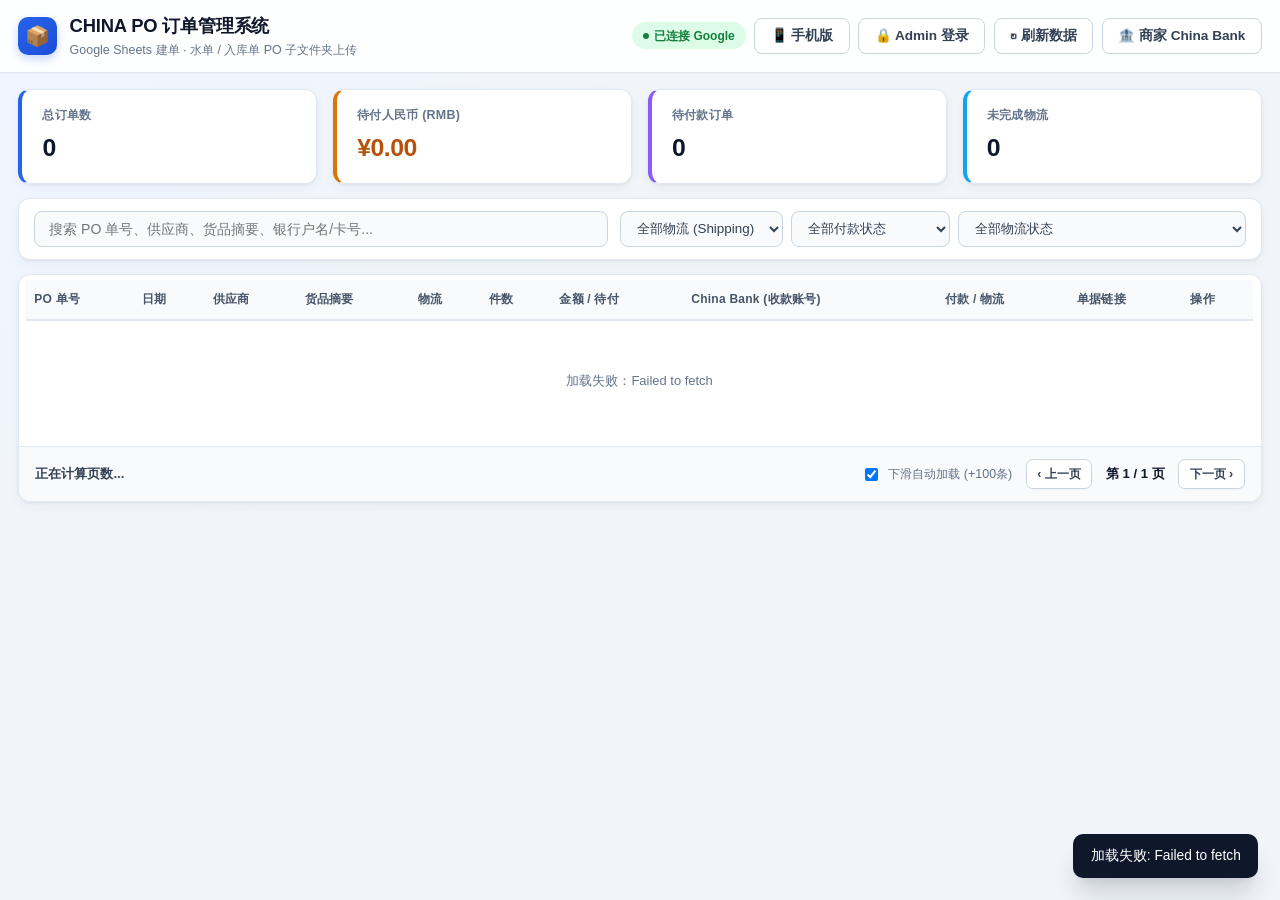
<file: index.html>
<!DOCTYPE html>
<html lang="zh-CN">
<head>
  <meta charset="UTF-8" />
  <meta name="viewport" content="width=device-width, initial-scale=1.0, viewport-fit=cover" />
  <title>CHINA PO 订单与单据管理系统</title>
  <link rel="stylesheet" href="style.css" />
</head>
<body>
  <header class="topbar">
    <div class="topbar-inner">
      <div class="brand">
        <span class="brand-icon" aria-hidden="true">📦</span>
        <div>
          <h1>CHINA PO 订单管理系统</h1>
          <p class="subtitle">Google Sheets 建单 · 水单 / 入库单 PO 子文件夹上传</p>
        </div>
      </div>
      <div class="topbar-actions">
        <span id="connection-badge" class="status-pill status-demo">演示模式</span>
        <button type="button" id="btn-view-mode" class="btn btn-secondary" aria-label="切换手机或电脑视图">📱 手机版</button>
        <a href="tnl.html" target="_blank" rel="noopener noreferrer" class="btn btn-secondary admin-only" hidden>🚢 TNL只读页</a>
        <a href="lbs.html" target="_blank" rel="noopener noreferrer" class="btn btn-secondary admin-only" hidden>🚚 LBS只读页</a>
        <button type="button" id="btn-admin-lock" class="btn btn-secondary">🔒 解锁 Admin</button>
        <button type="button" id="btn-refresh" class="btn btn-secondary">↻ 刷新数据</button>
        <button type="button" id="btn-open-bank-modal" class="btn btn-secondary">🏦 商家 China Bank</button>
        <button type="button" id="btn-settings" class="btn btn-secondary admin-only" hidden>⚙ 设置连接</button>
        <button type="button" id="btn-new-order" class="btn btn-primary admin-only" hidden>+ 新建订单</button>
      </div>
    </div>
  </header>

  <main class="container">
    <!-- 提示条：未配置 GAS 时显示 -->
    <section id="setup-banner" class="banner" hidden>
      <div>
        <strong>尚未连接 Google Apps Script 后端</strong>
        <span>当前显示为本地示例数据。点击右侧「设置连接」填入你的 GAS Web App URL 与密码即可实时读写 Google Sheets &amp; Drive。</span>
      </div>
      <button type="button" id="btn-banner-settings" class="btn btn-primary btn-sm">立即配置</button>
    </section>

    <!-- 统计概览 -->
    <section class="kpi-grid" aria-label="订单统计">
      <article class="kpi-card">
        <span class="kpi-label">总订单数</span>
        <strong id="kpi-total" class="kpi-value">0</strong>
      </article>
      <article class="kpi-card">
        <span class="kpi-label">待付人民币 (RMB)</span>
        <strong id="kpi-pending-rmb" class="kpi-value kpi-warn">¥0.00</strong>
      </article>
      <article class="kpi-card">
        <span class="kpi-label">待付款订单</span>
        <strong id="kpi-unpaid" class="kpi-value">0</strong>
      </article>
      <article class="kpi-card">
        <span class="kpi-label">未完成物流</span>
        <strong id="kpi-undelivered" class="kpi-value">0</strong>
      </article>
    </section>

    <!-- 筛选栏 -->
    <section class="toolbar" aria-label="筛选与搜索">
      <div class="search-box">
        <input type="search" id="search-input" placeholder="搜索 PO 单号、供应商、货品摘要、银行户名/卡号..." aria-label="搜索订单" />
      </div>
      <div class="filter-group">
        <select id="filter-shipping" aria-label="按物流筛选">
          <option value="">全部物流 (Shipping)</option>
        </select>
        <select id="filter-payment" aria-label="按付款状态筛选">
          <option value="">全部付款状态</option>
          <option value="PENDING">PENDING (未付清)</option>
          <option value="DONE">DONE (已付清)</option>
        </select>
        <select id="filter-delivery" aria-label="按物流状态筛选">
          <option value="">全部物流状态</option>
          <option value="VENDOR BELUM HANTAR">VENDOR BELUM HANTAR</option>
          <option value="DI GUDANG TRANSPORT">DI GUDANG TRANSPORT</option>
          <option value="SAMPAI WAREHOUSE BELUM CHECK">SAMPAI WAREHOUSE BELUM CHECK</option>
          <option value="COMPLETE">COMPLETE</option>
        </select>
      </div>
    </section>

    <!-- 订单列表 -->
    <section class="card table-card">
      <div tabindex="0" role="region" aria-labelledby="orders-caption" class="table-wrapper">
        <table id="orders-table">
          <caption id="orders-caption" class="sr-only">中国采购订单总表</caption>
          <thead>
            <tr>
              <th>PO 单号</th>
              <th>日期</th>
              <th>供应商</th>
              <th>货品摘要</th>
              <th>物流</th>
              <th>件数</th>
              <th>金额 / 待付</th>
              <th>China Bank (收款账号)</th>
              <th>付款 / 物流</th>
              <th>单据链接</th>
              <th>操作</th>
            </tr>
          </thead>
          <tbody id="orders-tbody">
            <tr>
              <td colspan="11" class="empty-cell">正在加载订单...</td>
            </tr>
          </tbody>
        </table>
        <div id="lazyload-sentinel" class="lazyload-sentinel" aria-hidden="true"></div>
      </div>
      <div id="pagination-bar" class="pagination-bar">
        <span id="page-summary" class="page-summary">正在计算页数...</span>
        <div class="page-controls">
          <label class="checkbox-line page-auto-label">
            <input type="checkbox" id="chk-auto-lazyload" checked />
            <span>下滑自动加载 (+100条)</span>
          </label>
          <button type="button" id="btn-page-prev" class="btn btn-secondary btn-sm">‹ 上一页</button>
          <span id="page-indicator" class="page-indicator">第 1 / 1 页</span>
          <button type="button" id="btn-page-next" class="btn btn-secondary btn-sm">下一页 ›</button>
          <button type="button" id="btn-load-more" class="btn btn-primary btn-sm" hidden>⬇ 加载更多 (+100条)</button>
        </div>
      </div>
    </section>
  </main>

  <!-- 1. 新建订单 Modal -->
  <dialog id="new-order-dialog" aria-labelledby="new-order-title" closedby="any">
    <div class="dialog-header">
      <h2 id="new-order-title">新建采购订单 (复制模板生成 Sheet 链接)</h2>
      <button type="button" class="icon-close" data-close-dialog="new-order-dialog" aria-label="关闭">✕</button>
    </div>

    <form id="new-order-form" class="dialog-body">
      <div class="form-grid">
        <div class="field">
          <label for="new-template">订单模板 <span class="req">*</span></label>
          <select id="new-template" required>
            <option value="TNL">TNL 模板</option>
            <option value="LBS">LBS 模板</option>
          </select>
        </div>

        <div class="field">
          <label for="new-region">仓库地区 <span class="req">*</span></label>
          <select id="new-region" required>
            <option value="义乌" selected>义乌 (默认)</option>
            <option value="广州">广州</option>
          </select>
        </div>

        <div class="field field-full">
          <label for="new-shipping">生成物流标记 (SHIPPING)</label>
          <input type="text" id="new-shipping" required />
          <small class="hint">系统根据模板与地区自动生成（如 TNLGHCMEN-义乌），你也可手动微调</small>
        </div>

        <div class="field">
          <label for="new-po-no">PO 单号 (手动输入) <span class="req">*</span></label>
          <input type="text" id="new-po-no" placeholder="例如：0008756 或 TNLDGG181126" required autofocus />
        </div>

        <div class="field">
          <label for="new-date">订单日期</label>
          <input type="date" id="new-date" />
        </div>

        <div class="field">
          <label for="new-vendor">供应商 (VENDOR)</label>
          <input type="text" id="new-vendor" list="vendor-datalist" placeholder="输入或选择供应商" />
          <datalist id="vendor-datalist"></datalist>
        </div>

        <div class="field">
          <label for="new-cartons">件数 (Cartons)</label>
          <input type="number" id="new-cartons" min="0" step="1" placeholder="选填" />
        </div>

        <div class="field field-full">
          <label for="new-item-summary">货品摘要 (ITEM SUMMERY)</label>
          <input type="text" id="new-item-summary" placeholder="例如：CORRECTION TAPE / 文具批" />
        </div>

        <div class="field">
          <label for="new-amount">订单金额 RMB (选填)</label>
          <input type="number" id="new-amount" min="0" step="0.01" placeholder="0.00" />
        </div>

        <div class="field">
          <label for="new-delivery-status">初始物流状态</label>
          <select id="new-delivery-status">
            <option value="VENDOR BELUM HANTAR" selected>VENDOR BELUM HANTAR</option>
            <option value="DI GUDANG TRANSPORT">DI GUDANG TRANSPORT</option>
            <option value="SAMPAI WAREHOUSE BELUM CHECK">SAMPAI WAREHOUSE BELUM CHECK</option>
            <option value="COMPLETE">COMPLETE</option>
          </select>
        </div>
      </div>

      <fieldset class="attach-box">
        <legend>同时上传单据 (可选，将自动存入各自对应的 Google Drive 文件夹)</legend>
        <div class="attach-row">
          <label>水单 (存入水单夹 → P列)<input type="file" id="new-file-payment" multiple accept="image/*,.pdf,.xlsx,.xls" /></label>
          <label>入库单 (存入入库单夹 → E列)<input type="file" id="new-file-warehouse" multiple accept="image/*,.pdf,.xlsx,.xls" /></label>
        </div>
      </fieldset>

      <div id="new-order-result" class="result-card" hidden>
        <p class="result-title">✅ 订单已创建！已建立 PO 子文件夹并复制模板（空白模板，等你自行填写）：</p>
        <p id="new-order-filename" class="result-filename"></p>
        <div class="result-actions" style="display:flex;flex-wrap:wrap;gap:0.5rem;">
          <a id="new-order-sheet-link" href="#" target="_blank" rel="noopener noreferrer" class="btn btn-primary">
            ↗ 直接打开 Google Sheet 填写
          </a>
          <a id="new-order-folder-link" href="#" target="_blank" rel="noopener noreferrer" class="btn btn-secondary">
            📁 打开 PO 子文件夹 (已写入总表)
          </a>
        </div>
      </div>

      <div class="dialog-footer">
        <button type="button" class="btn btn-secondary" data-close-dialog="new-order-dialog">关闭</button>
        <button type="submit" id="btn-create-submit" class="btn btn-primary">创建订单并生成链接</button>
      </div>
    </form>
  </dialog>

  <!-- 2. 上传文件 Modal (水单 / 入库单) -->
  <dialog id="upload-dialog" aria-labelledby="upload-title" closedby="any">
    <div class="dialog-header">
      <h2 id="upload-title">上传订单单据</h2>
      <button type="button" class="icon-close" data-close-dialog="upload-dialog" aria-label="关闭">✕</button>
    </div>

    <form id="upload-form" class="dialog-body">
      <input type="hidden" id="upload-row-index" />
      <p id="upload-order-info" class="order-badge-line"></p>

      <div class="field">
        <label for="upload-doc-type">选择单据类型（自动按 PO 单号建子文件夹存放）</label>
        <select id="upload-doc-type" required autofocus>
          <option value="payment_slip">水单 → 存入【水单/PO单号】子文件夹并写入 P 列</option>
          <option value="warehouse_receipt">入库单 → 存入【入库单/PO单号】子文件夹并写入 E 列</option>
        </select>
      </div>

      <!-- 水单专属：区分订金 / 货款并同步记账 -->
      <div id="upload-payment-fields" class="attach-box">
        <div class="form-grid">
          <div class="field field-full">
            <label for="upload-payment-kind">本次水单类型</label>
            <select id="upload-payment-kind">
              <option value="deposit">订金 (Deposit → 记入 J 列)</option>
              <option value="balance">货款 / 尾款 (Balance → 累加记入 K 列)</option>
              <option value="upload_only">仅上传水单文件（不自动改金额）</option>
            </select>
          </div>
          <div class="field">
            <label for="upload-pay-rmb">本次付款金额 (RMB)</label>
            <input type="number" id="upload-pay-rmb" min="0" step="0.01" placeholder="选填，自动累加" />
          </div>
          <div class="field">
            <label for="upload-pay-myr">本次马币 (MYR)</label>
            <input type="number" id="upload-pay-myr" min="0" step="0.01" placeholder="选填" />
          </div>
          <div class="field">
            <label for="upload-pay-date">付款日期</label>
            <input type="text" id="upload-pay-date" placeholder="例如：18/11/2026" />
          </div>
          <div class="field">
            <label for="upload-pay-voucher">Payment Voucher</label>
            <input type="text" id="upload-pay-voucher" placeholder="例如：PV2611-001" />
          </div>
          <div class="field field-full">
            <label class="checkbox-line">
              <input type="checkbox" id="upload-mark-done" />
              <span>本次已付清全部货款（自动将付款状态设为 DONE）</span>
            </label>
          </div>
        </div>
      </div>

      <!-- 入库单专属：批次备注 -->
      <div id="upload-stage-field" class="field" hidden>
        <label for="upload-stage-tag">批次 / 备注（选填，将写在文件名中方便区分）</label>
        <input type="text" id="upload-stage-tag" placeholder="例如：第1批、第2批、补发" />
      </div>

      <div class="field">
        <label for="upload-files-input">选择文件（支持多选图片、PDF、Excel）</label>
        <input type="file" id="upload-files-input" multiple required accept="image/*,.pdf,.xlsx,.xls,.doc,.docx" />
      </div>

      <div id="upload-existing-links" class="existing-links"></div>

      <div class="dialog-footer">
        <button type="button" class="btn btn-secondary" data-close-dialog="upload-dialog">取消</button>
        <button type="submit" id="btn-upload-submit" class="btn btn-primary">开始上传到 Google Drive</button>
      </div>
    </form>
  </dialog>

  <!-- 3. 更新付款与订单状态 Modal (保持纯粹，不混入 China Bank) -->
  <dialog id="edit-dialog" aria-labelledby="edit-title" closedby="any">
    <div class="dialog-header">
      <h2 id="edit-title">更新付款与订单状态</h2>
      <button type="button" class="icon-close" data-close-dialog="edit-dialog" aria-label="关闭">✕</button>
    </div>

    <form id="edit-form" class="dialog-body">
      <input type="hidden" id="edit-row-index" />
      <p id="edit-order-info" class="order-badge-line"></p>

      <div class="form-grid">
        <div class="field">
          <label for="edit-po-amount">PO 金额 (RMB)</label>
          <input type="number" id="edit-po-amount" step="0.01" min="0" autofocus />
        </div>
        <div class="field">
          <label for="edit-deposit">订金 / 付款1 (RMB)</label>
          <input type="number" id="edit-deposit" step="0.01" min="0" />
        </div>
        <div class="field">
          <label for="edit-payment2">付款2 / 尾款 (RMB)</label>
          <input type="number" id="edit-payment2" step="0.01" min="0" />
        </div>
        <div class="field">
          <label for="edit-myr">马币总额 (MYR)</label>
          <input type="number" id="edit-myr" step="0.01" min="0" />
        </div>
        <div class="field">
          <label for="edit-payment-date">付款日期</label>
          <input type="text" id="edit-payment-date" placeholder="例如：18/11/2026" />
        </div>
        <div class="field">
          <label for="edit-voucher">Payment Voucher</label>
          <input type="text" id="edit-voucher" placeholder="例如：PV2611-001" />
        </div>
        <div class="field">
          <label for="edit-status-payment">付款状态 (STATUS PAYMENT)</label>
          <select id="edit-status-payment">
            <option value="PENDING">PENDING</option>
            <option value="DONE">DONE</option>
          </select>
        </div>
        <div class="field">
          <label for="edit-status-delivery">物流状态 (STATUS PENGHANTARAN)</label>
          <select id="edit-status-delivery">
            <option value="VENDOR BELUM HANTAR">VENDOR BELUM HANTAR</option>
            <option value="DI GUDANG TRANSPORT">DI GUDANG TRANSPORT</option>
            <option value="SAMPAI WAREHOUSE BELUM CHECK">SAMPAI WAREHOUSE BELUM CHECK</option>
            <option value="COMPLETE">COMPLETE</option>
          </select>
        </div>
        <div class="field field-full">
          <label for="edit-cartons">件数 (Cartons)</label>
          <input type="text" id="edit-cartons" />
        </div>
      </div>

      <div class="dialog-footer">
        <button type="button" class="btn btn-secondary" data-close-dialog="edit-dialog">取消</button>
        <button type="submit" id="btn-edit-submit" class="btn btn-primary">保存更新</button>
      </div>
    </form>
  </dialog>

  <!-- 3B. 独立专属：商家 China Bank 弹窗 (配对商家最后一条 → Load → 修改 → 保存) -->
  <dialog id="bank-dialog" aria-labelledby="bank-dialog-title" closedby="any">
    <div class="dialog-header">
      <h2 id="bank-dialog-title">🏦 商家 China Bank 管理 (配对最新 · Load → 修改 → 保存)</h2>
      <button type="button" class="icon-close" data-close-dialog="bank-dialog" aria-label="关闭">✕</button>
    </div>

    <form id="bank-form" class="dialog-body">
      <input type="hidden" id="bank-row-index" />

      <div class="field">
        <label for="bank-vendor-input">1. 选择或输入供应商 (VENDOR) <span class="req">*</span></label>
        <div style="display:flex;gap:0.5rem;">
          <input type="text" id="bank-vendor-input" list="vendor-datalist" placeholder="输入或选择供应商名称 (例如 DGG、YOUQI)" required style="flex:1;" />
          <button type="button" id="btn-bank-load" class="btn btn-secondary">🔄 Load 最新 Bank</button>
        </div>
      </div>

      <p id="bank-match-info" class="order-badge-line">请选择供应商以自动配对该商家最后一条最新 China Bank</p>

      <div class="field">
        <div class="field-label-row">
          <label for="bank-account-input">2. China Bank 账号资料 (可直接 Copy 或修改)</label>
          <span class="copy">
            <button type="button" class="copy-button" command="--copy" commandfor="bank-account-input">📋 一键复制账号</button>
            <span class="tip" role="status"></span>
          </span>
        </div>
        <textarea id="bank-account-input" rows="4" placeholder="开户行、支行、银行卡号、户名..." autofocus></textarea>
        <small class="hint">修改后点击下方「保存为最新 Bank」，系统会自动写回该商家最后一条最新记录（S列），确保下次配对永远是最新账号。</small>
      </div>

      <div class="dialog-footer">
        <button type="button" class="btn btn-secondary" data-close-dialog="bank-dialog">关闭</button>
        <button type="submit" id="btn-bank-save" class="btn btn-primary admin-only">💾 保存为最新 Bank</button>
      </div>
    </form>
  </dialog>

  <!-- 4. 系统设置 Modal -->
  <dialog id="settings-dialog" aria-labelledby="settings-title" closedby="any">
    <div class="dialog-header">
      <h2 id="settings-title">连接 Google Apps Script 设置</h2>
      <button type="button" class="icon-close" data-close-dialog="settings-dialog" aria-label="关闭">✕</button>
    </div>

    <form id="settings-form" class="dialog-body">
      <div class="field">
        <label for="cfg-gas-url">Google Apps Script Web App URL <span class="req">*</span></label>
        <input type="url" id="cfg-gas-url" placeholder="https://script.google.com/macros/s/.../exec" required autofocus />
        <small class="hint">建议直接写进 app.js 的 DEFAULT_GAS_URL，这样所有访客都能看到数据；这里填的只对当前浏览器生效</small>
      </div>

      <div class="dialog-footer">
        <button type="button" id="btn-clear-cfg" class="btn btn-secondary">恢复演示模式</button>
        <button type="submit" class="btn btn-primary">保存并连接</button>
      </div>
    </form>
  </dialog>

  <!-- 5. Admin 解锁 Modal -->
  <dialog id="admin-dialog" aria-labelledby="admin-title" closedby="any">
    <div class="dialog-header">
      <h2 id="admin-title">Admin 管理解锁</h2>
      <button type="button" class="icon-close" data-close-dialog="admin-dialog" aria-label="关闭">✕</button>
    </div>

    <form id="admin-form" class="dialog-body">
      <div class="field">
        <label for="admin-password-input">请输入 Admin 密码以启用新建订单、上传单据及修改状态</label>
        <input type="password" id="admin-password-input" placeholder="输入密码" required autofocus />
        <small id="admin-error" class="error-text" hidden>密码错误，请重试</small>
      </div>

      <div class="dialog-footer">
        <button type="button" class="btn btn-secondary" data-close-dialog="admin-dialog">取消</button>
        <button type="submit" class="btn btn-primary">解锁</button>
      </div>
    </form>
  </dialog>

  <div id="toast" class="toast" role="status" aria-live="polite" hidden></div>

  <script src="app.js"></script>
</body>
</html>
</file>
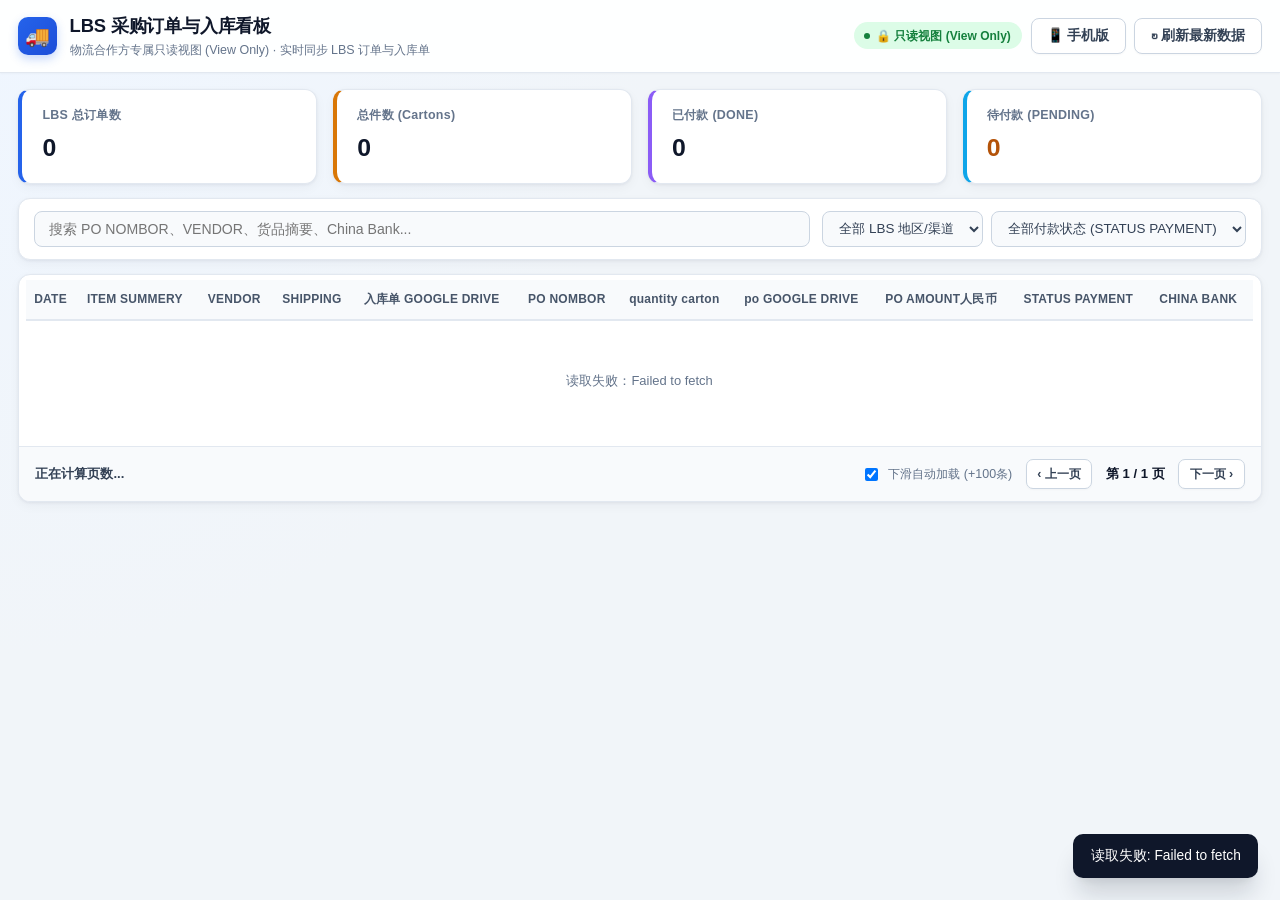
<file: lbs.html>
<!DOCTYPE html>
<html lang="zh-CN">
<head>
  <meta charset="UTF-8" />
  <meta name="viewport" content="width=device-width, initial-scale=1.0, viewport-fit=cover" />
  <title>LBS 物流商订单看板 (View Only)</title>
  <link rel="stylesheet" href="style.css" />
</head>
<body data-partner="LBS">
  <header class="topbar">
    <div class="topbar-inner">
      <div class="brand">
        <span class="brand-icon" aria-hidden="true">🚚</span>
        <div>
          <h1>LBS 采购订单与入库看板</h1>
          <p class="subtitle">物流合作方专属只读视图 (View Only) · 实时同步 LBS 订单与入库单</p>
        </div>
      </div>
      <div class="topbar-actions">
        <span class="status-pill status-live">🔒 只读视图 (View Only)</span>
        <button type="button" id="btn-view-mode" class="btn btn-secondary" aria-label="切换手机或电脑视图">📱 手机版</button>
        <button type="button" id="btn-refresh" class="btn btn-secondary">↻ 刷新最新数据</button>
      </div>
    </div>
  </header>

  <main class="container">
    <!-- 统计概览 -->
    <section class="kpi-grid" aria-label="LBS 订单统计">
      <article class="kpi-card">
        <span class="kpi-label">LBS 总订单数</span>
        <strong id="kpi-total" class="kpi-value">0</strong>
      </article>
      <article class="kpi-card">
        <span class="kpi-label">总件数 (Cartons)</span>
        <strong id="kpi-cartons" class="kpi-value">0</strong>
      </article>
      <article class="kpi-card">
        <span class="kpi-label">已付款 (DONE)</span>
        <strong id="kpi-done" class="kpi-value">0</strong>
      </article>
      <article class="kpi-card">
        <span class="kpi-label">待付款 (PENDING)</span>
        <strong id="kpi-pending" class="kpi-value kpi-warn">0</strong>
      </article>
    </section>

    <!-- 筛选栏 -->
    <section class="toolbar" aria-label="筛选与搜索">
      <div class="search-box">
        <input type="search" id="search-input" placeholder="搜索 PO NOMBOR、VENDOR、货品摘要、China Bank..." aria-label="搜索 LBS 订单" />
      </div>
      <div class="filter-group">
        <select id="filter-shipping" aria-label="按地区筛选">
          <option value="">全部 LBS 地区/渠道</option>
        </select>
        <select id="filter-payment" aria-label="按付款状态筛选">
          <option value="">全部付款状态 (STATUS PAYMENT)</option>
          <option value="PENDING">PENDING</option>
          <option value="DONE">DONE</option>
        </select>
      </div>
    </section>

    <!-- 严格对应 \patner\TNL (1).xlsx 的 11 列只读表格 -->
    <section class="card table-card">
      <div tabindex="0" role="region" aria-labelledby="orders-caption" class="table-wrapper">
        <table id="orders-table">
          <caption id="orders-caption" class="sr-only">LBS 物流商订单只读总表</caption>
          <thead>
            <tr>
              <th>DATE</th>
              <th>ITEM SUMMERY</th>
              <th>VENDOR</th>
              <th>SHIPPING</th>
              <th>入库单 GOOGLE DRIVE</th>
              <th>PO NOMBOR</th>
              <th>quantity carton</th>
              <th>po GOOGLE DRIVE</th>
              <th>PO AMOUNT人民币</th>
              <th>STATUS PAYMENT</th>
              <th>CHINA BANK</th>
            </tr>
          </thead>
          <tbody id="orders-tbody">
            <tr>
              <td colspan="11" class="empty-cell">正在加载 LBS 订单数据...</td>
            </tr>
          </tbody>
        </table>
        <div id="lazyload-sentinel" class="lazyload-sentinel" aria-hidden="true"></div>
      </div>
      <div id="pagination-bar" class="pagination-bar">
        <span id="page-summary" class="page-summary">正在计算页数...</span>
        <div class="page-controls">
          <label class="checkbox-line page-auto-label">
            <input type="checkbox" id="chk-auto-lazyload" checked />
            <span>下滑自动加载 (+100条)</span>
          </label>
          <button type="button" id="btn-page-prev" class="btn btn-secondary btn-sm">‹ 上一页</button>
          <span id="page-indicator" class="page-indicator">第 1 / 1 页</span>
          <button type="button" id="btn-page-next" class="btn btn-secondary btn-sm">下一页 ›</button>
          <button type="button" id="btn-load-more" class="btn btn-primary btn-sm" hidden>⬇ 加载更多 (+100条)</button>
        </div>
      </div>
    </section>
  </main>

  <div id="toast" class="toast" role="status" aria-live="polite" hidden></div>

  <script src="partner.js"></script>
</body>
</html>
</file>
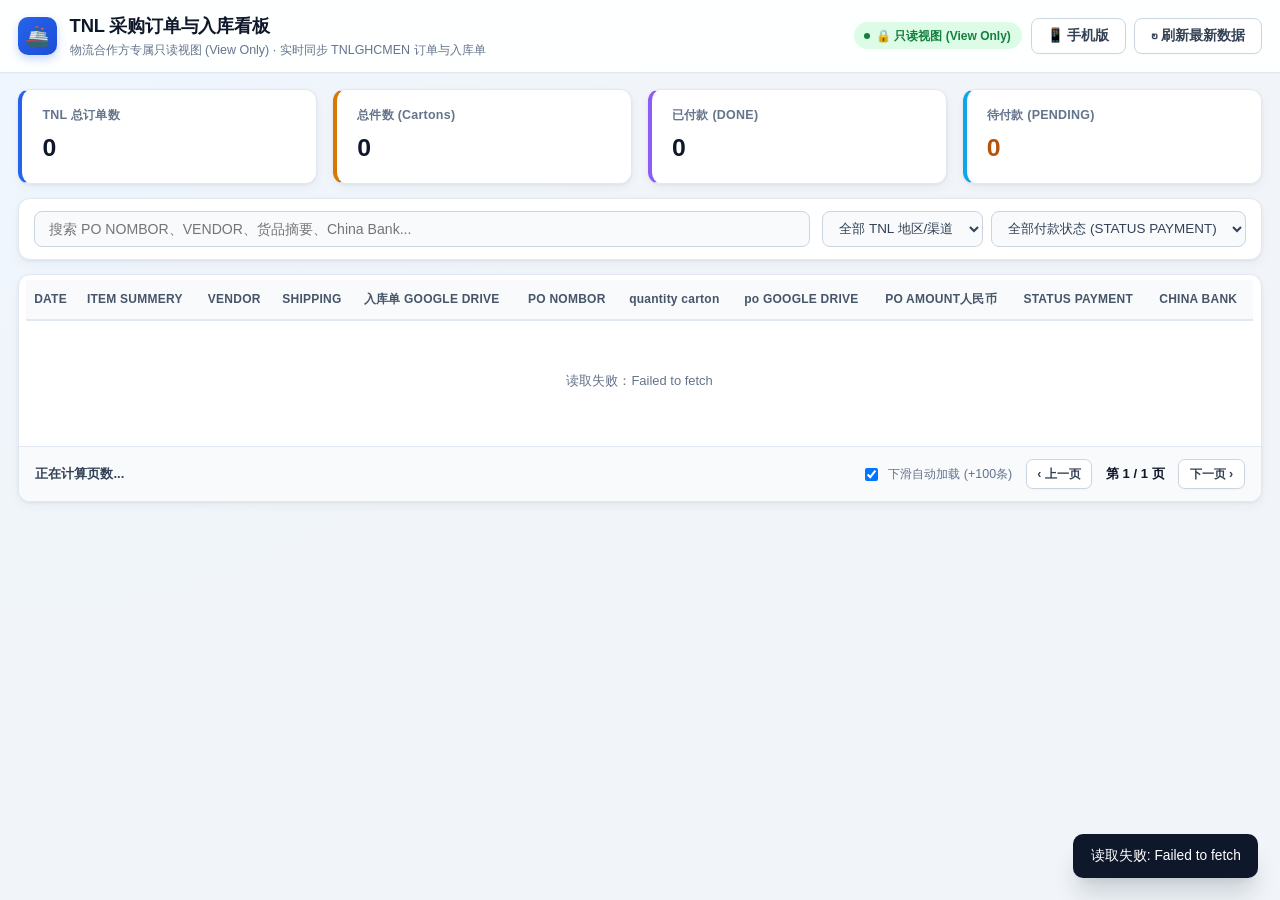
<file: tnl.html>
<!DOCTYPE html>
<html lang="zh-CN">
<head>
  <meta charset="UTF-8" />
  <meta name="viewport" content="width=device-width, initial-scale=1.0, viewport-fit=cover" />
  <title>TNL 物流商订单看板 (View Only)</title>
  <link rel="stylesheet" href="style.css" />
</head>
<body data-partner="TNL">
  <header class="topbar">
    <div class="topbar-inner">
      <div class="brand">
        <span class="brand-icon" aria-hidden="true">🚢</span>
        <div>
          <h1>TNL 采购订单与入库看板</h1>
          <p class="subtitle">物流合作方专属只读视图 (View Only) · 实时同步 TNLGHCMEN 订单与入库单</p>
        </div>
      </div>
      <div class="topbar-actions">
        <span class="status-pill status-live">🔒 只读视图 (View Only)</span>
        <button type="button" id="btn-view-mode" class="btn btn-secondary" aria-label="切换手机或电脑视图">📱 手机版</button>
        <button type="button" id="btn-refresh" class="btn btn-secondary">↻ 刷新最新数据</button>
      </div>
    </div>
  </header>

  <main class="container">
    <!-- 统计概览 -->
    <section class="kpi-grid" aria-label="TNL 订单统计">
      <article class="kpi-card">
        <span class="kpi-label">TNL 总订单数</span>
        <strong id="kpi-total" class="kpi-value">0</strong>
      </article>
      <article class="kpi-card">
        <span class="kpi-label">总件数 (Cartons)</span>
        <strong id="kpi-cartons" class="kpi-value">0</strong>
      </article>
      <article class="kpi-card">
        <span class="kpi-label">已付款 (DONE)</span>
        <strong id="kpi-done" class="kpi-value">0</strong>
      </article>
      <article class="kpi-card">
        <span class="kpi-label">待付款 (PENDING)</span>
        <strong id="kpi-pending" class="kpi-value kpi-warn">0</strong>
      </article>
    </section>

    <!-- 筛选栏 -->
    <section class="toolbar" aria-label="筛选与搜索">
      <div class="search-box">
        <input type="search" id="search-input" placeholder="搜索 PO NOMBOR、VENDOR、货品摘要、China Bank..." aria-label="搜索 TNL 订单" />
      </div>
      <div class="filter-group">
        <select id="filter-shipping" aria-label="按地区筛选">
          <option value="">全部 TNL 地区/渠道</option>
        </select>
        <select id="filter-payment" aria-label="按付款状态筛选">
          <option value="">全部付款状态 (STATUS PAYMENT)</option>
          <option value="PENDING">PENDING</option>
          <option value="DONE">DONE</option>
        </select>
      </div>
    </section>

    <!-- 严格对应 \patner\TNL (1).xlsx 的 11 列只读表格 -->
    <section class="card table-card">
      <div tabindex="0" role="region" aria-labelledby="orders-caption" class="table-wrapper">
        <table id="orders-table">
          <caption id="orders-caption" class="sr-only">TNL 物流商订单只读总表</caption>
          <thead>
            <tr>
              <th>DATE</th>
              <th>ITEM SUMMERY</th>
              <th>VENDOR</th>
              <th>SHIPPING</th>
              <th>入库单 GOOGLE DRIVE</th>
              <th>PO NOMBOR</th>
              <th>quantity carton</th>
              <th>po GOOGLE DRIVE</th>
              <th>PO AMOUNT人民币</th>
              <th>STATUS PAYMENT</th>
              <th>CHINA BANK</th>
            </tr>
          </thead>
          <tbody id="orders-tbody">
            <tr>
              <td colspan="11" class="empty-cell">正在加载 TNL 订单数据...</td>
            </tr>
          </tbody>
        </table>
        <div id="lazyload-sentinel" class="lazyload-sentinel" aria-hidden="true"></div>
      </div>
      <div id="pagination-bar" class="pagination-bar">
        <span id="page-summary" class="page-summary">正在计算页数...</span>
        <div class="page-controls">
          <label class="checkbox-line page-auto-label">
            <input type="checkbox" id="chk-auto-lazyload" checked />
            <span>下滑自动加载 (+100条)</span>
          </label>
          <button type="button" id="btn-page-prev" class="btn btn-secondary btn-sm">‹ 上一页</button>
          <span id="page-indicator" class="page-indicator">第 1 / 1 页</span>
          <button type="button" id="btn-page-next" class="btn btn-secondary btn-sm">下一页 ›</button>
          <button type="button" id="btn-load-more" class="btn btn-primary btn-sm" hidden>⬇ 加载更多 (+100条)</button>
        </div>
      </div>
    </section>
  </main>

  <div id="toast" class="toast" role="status" aria-live="polite" hidden></div>

  <script src="partner.js"></script>
</body>
</html>
</file>
<file: style.css>
:root {
  --bg: #f1f5f9;
  --surface: #ffffff;
  --surface-alt: #f8fafc;
  --border: #e2e8f0;
  --border-strong: #cbd5e1;
  --text: #0f172a;
  --text-secondary: #334155;
  --text-muted: #64748b;
  --primary: #2563eb;
  --primary-hover: #1d4ed8;
  --primary-soft: #eff6ff;
  --success: #16a34a;
  --success-bg: #dcfce7;
  --warn: #d97706;
  --warn-bg: #fef3c7;
  --danger: #dc2626;
  --danger-bg: #fee2e2;
  --radius: 12px;
  --shadow: 0 1px 3px rgba(15, 23, 42, 0.06), 0 4px 12px rgba(15, 23, 42, 0.04);
  --shadow-lg: 0 20px 25px -5px rgba(15, 23, 42, 0.16), 0 8px 10px -6px rgba(15, 23, 42, 0.08);
  --target-size: 24px;
}

@media (pointer: coarse) {
  :root {
    --target-size: 44px;
  }
}

html {
  scroll-padding-top: calc(4.25rem + env(safe-area-inset-top, 0px));
}

*,
*::before,
*::after {
  box-sizing: border-box;
}

/* 保证 hidden 属性永远生效 */
[hidden] {
  display: none !important;
}

body {
  margin: 0;
  font-family: "Inter", -apple-system, BlinkMacSystemFont, "Segoe UI", Roboto, "PingFang SC", "Microsoft YaHei", sans-serif;
  background: radial-gradient(circle at top left, #eff6ff 0%, var(--bg) 42%);
  color: var(--text);
  line-height: 1.5;
  min-height: 100vh;
  overflow-wrap: break-word;
}

h1,
h2,
h3 {
  text-wrap: balance;
}

p,
li {
  text-wrap: pretty;
}

:where(a, code) {
  overflow-wrap: anywhere;
}

:where(button, select, textarea, input:not([type="checkbox"], [type="radio"]), [role="button"], nav a, label:has(input[type="checkbox"], input[type="radio"])) {
  min-block-size: var(--target-size);
  min-inline-size: var(--target-size);
}

:where(.toolbar > :not(button, input, select, textarea, a, [role="button"], label)) {
  min-inline-size: 0;
}

.sr-only {
  position: absolute;
  width: 1px;
  height: 1px;
  padding: 0;
  margin: -1px;
  overflow: hidden;
  clip: rect(0, 0, 0, 0);
  white-space: nowrap;
  border: 0;
}

/* Topbar */
.topbar {
  background: rgba(255, 255, 255, 0.92);
  backdrop-filter: blur(10px);
  border-bottom: 1px solid var(--border);
  position: sticky;
  top: 0;
  z-index: 20;
  padding-top: env(safe-area-inset-top, 0px);
  padding-left: env(safe-area-inset-left, 0px);
  padding-right: env(safe-area-inset-right, 0px);
  box-shadow: 0 1px 2px rgba(15, 23, 42, 0.03);
}

.topbar-inner {
  max-width: 100%;
  margin: 0 auto;
  padding: 0.75rem 1.15rem;
  display: flex;
  flex-wrap: wrap;
  align-items: center;
  justify-content: space-between;
  gap: 0.75rem;
}

.brand {
  display: flex;
  align-items: center;
  gap: 0.8rem;
}

.brand-icon {
  display: inline-flex;
  align-items: center;
  justify-content: center;
  width: 2.4rem;
  height: 2.4rem;
  border-radius: 10px;
  background: linear-gradient(135deg, #2563eb, #1d4ed8);
  color: #fff;
  font-size: 1.25rem;
  box-shadow: 0 4px 10px rgba(37, 99, 235, 0.25);
}

.brand h1 {
  margin: 0;
  font-size: 1.15rem;
  font-weight: 700;
  letter-spacing: -0.01em;
}

.subtitle {
  margin: 0.1rem 0 0;
  font-size: 0.78rem;
  color: var(--text-muted);
}

.topbar-actions {
  display: flex;
  flex-wrap: wrap;
  align-items: center;
  gap: 0.55rem;
}

/* Container */
.container {
  max-width: 100%;
  margin: 0 auto;
  padding: 1rem 1.15rem 2rem;
  display: flex;
  flex-direction: column;
  gap: 0.9rem;
}

/* Banner */
.banner {
  background: var(--primary-soft);
  border: 1px solid #bfdbfe;
  color: #1e3a8a;
  border-radius: var(--radius);
  padding: 0.8rem 1.1rem;
  display: flex;
  flex-wrap: wrap;
  align-items: center;
  justify-content: space-between;
  gap: 0.75rem;
  font-size: 0.88rem;
}

.banner strong {
  margin-right: 0.5rem;
}

/* Buttons */
.btn {
  display: inline-flex;
  align-items: center;
  justify-content: center;
  gap: 0.35rem;
  padding: 0.52rem 0.95rem;
  font-size: 0.85rem;
  font-weight: 600;
  border-radius: 8px;
  border: 1px solid transparent;
  cursor: pointer;
  text-decoration: none;
  white-space: nowrap;
  transition: all 0.15s ease;
}

.btn:disabled {
  opacity: 0.6;
  cursor: not-allowed;
}

.btn-sm {
  padding: 0.32rem 0.65rem;
  font-size: 0.78rem;
  border-radius: 7px;
}

.btn-primary {
  background: linear-gradient(180deg, #3b82f6 0%, #2563eb 100%);
  color: #fff;
  box-shadow: 0 1px 2px rgba(37, 99, 235, 0.25);
}

.btn-primary:hover:not(:disabled) {
  background: var(--primary-hover);
  transform: translateY(-1px);
}

.btn-secondary {
  background: var(--surface);
  color: var(--text-secondary);
  border-color: var(--border-strong);
  box-shadow: 0 1px 2px rgba(15, 23, 42, 0.03);
}

.btn-secondary:hover:not(:disabled) {
  background: var(--surface-alt);
  border-color: #94a3b8;
  color: var(--text);
}

/* Status Pill */
.status-pill {
  font-size: 0.75rem;
  font-weight: 600;
  padding: 0.28rem 0.68rem;
  border-radius: 999px;
  display: inline-flex;
  align-items: center;
  gap: 0.35rem;
}

.status-pill::before {
  content: "";
  width: 6px;
  height: 6px;
  border-radius: 50%;
  background: currentColor;
}

.status-demo {
  background: var(--warn-bg);
  color: #92400e;
}

.status-live {
  background: var(--success-bg);
  color: #15803d;
}

/* KPI Grid */
.kpi-grid {
  display: grid;
  grid-template-columns: repeat(auto-fit, minmax(210px, 1fr));
  gap: 1rem;
}

.kpi-card {
  background: var(--surface);
  border: 1px solid var(--border);
  border-left: 4px solid var(--primary);
  border-radius: var(--radius);
  padding: 1rem 1.25rem;
  box-shadow: var(--shadow);
  display: flex;
  flex-direction: column;
  gap: 0.3rem;
}

.kpi-card:nth-child(2) {
  border-left-color: var(--warn);
}

.kpi-card:nth-child(3) {
  border-left-color: #8b5cf6;
}

.kpi-card:nth-child(4) {
  border-left-color: #0ea5e9;
}

.kpi-label {
  font-size: 0.78rem;
  font-weight: 600;
  color: var(--text-muted);
  letter-spacing: 0.02em;
}

.kpi-value {
  font-size: 1.55rem;
  font-weight: 800;
  font-variant-numeric: tabular-nums;
  letter-spacing: -0.02em;
}

.kpi-warn {
  color: #b45309;
}

/* Toolbar */
.toolbar {
  background: var(--surface);
  border: 1px solid var(--border);
  border-radius: var(--radius);
  padding: 0.75rem 0.9rem;
  box-shadow: var(--shadow);
  display: flex;
  flex-wrap: wrap;
  gap: 0.75rem;
  align-items: center;
  justify-content: space-between;
}

.search-box {
  flex: 1 1 280px;
}

.search-box input {
  width: 100%;
  padding: 0.55rem 0.9rem;
  border: 1px solid var(--border-strong);
  border-radius: 8px;
  font-size: 0.88rem;
  background: var(--surface-alt);
  transition: border-color 0.15s, background-color 0.15s;
}

.search-box input:focus {
  outline: none;
  border-color: var(--primary);
  background: var(--surface);
  box-shadow: 0 0 0 3px rgba(37, 99, 235, 0.12);
}

.filter-group {
  display: flex;
  flex-wrap: wrap;
  gap: 0.5rem;
}

.filter-group select {
  padding: 0.52rem 0.75rem;
  border: 1px solid var(--border-strong);
  border-radius: 8px;
  font-size: 0.84rem;
  font-weight: 500;
  color: var(--text-secondary);
  background: var(--surface-alt);
  cursor: pointer;
}

.filter-group select:focus {
  outline: none;
  border-color: var(--primary);
}

/* Responsive Table */
.table-card {
  background: var(--surface);
  border: 1px solid var(--border);
  border-radius: var(--radius);
  box-shadow: var(--shadow);
  overflow: hidden;
}

.table-wrapper {
  overflow-x: hidden;
  overflow-y: auto;
  max-inline-size: 100%;
  max-block-size: min(740px, 76vh);
  container-type: inline-size;
}

table {
  width: 100%;
  table-layout: auto;
  border-collapse: separate;
  border-spacing: 0 5px;
  padding: 0 0.45rem 0.45rem;
  font-size: 0.81rem;
}

thead {
  position: sticky;
  inset-block-start: 0;
  z-index: 3;
}

thead th {
  background: #f8fafc;
  color: #475569;
  font-size: 0.75rem;
  font-weight: 700;
  letter-spacing: 0.02em;
  text-align: left;
  padding: 0.65rem 0.5rem;
  border-bottom: 2px solid var(--border);
  white-space: nowrap;
}

tbody td,
tbody th {
  padding: 0.55rem 0.5rem;
  vertical-align: middle;
}

tbody th {
  font-weight: 700;
  color: #1e293b;
  text-align: left;
}

/* 完整 Complete 行：淡绿色框 */
tbody tr.row-complete th,
tbody tr.row-complete td {
  background: #f0fdf4;
  border-top: 1px solid #86efac;
  border-bottom: 1px solid #86efac;
}

tbody tr.row-complete th {
  border-left: 4px solid #22c55e;
  border-top-left-radius: 8px;
  border-bottom-left-radius: 8px;
}

tbody tr.row-complete td:last-child {
  border-right: 1px solid #86efac;
  border-top-right-radius: 8px;
  border-bottom-right-radius: 8px;
}

tbody tr.row-complete:hover th,
tbody tr.row-complete:hover td {
  background: #dcfce7;
}

/* 未完成 Pending 行：粉红色框 */
tbody tr.row-pending th,
tbody tr.row-pending td {
  background: #fff1f2;
  border-top: 1px solid #fda4af;
  border-bottom: 1px solid #fda4af;
}

tbody tr.row-pending th {
  border-left: 4px solid #f43f5e;
  border-top-left-radius: 8px;
  border-bottom-left-radius: 8px;
}

tbody tr.row-pending td:last-child {
  border-right: 1px solid #fda4af;
  border-top-right-radius: 8px;
  border-bottom-right-radius: 8px;
}

tbody tr.row-pending:hover th,
tbody tr.row-pending:hover td {
  background: #ffe4e6;
}

/* 列宽自适应优化（无需左右滚动条） */
.col-po {
  font-family: ui-monospace, SFMono-Regular, Menlo, Consolas, monospace;
  font-size: 0.8rem;
  word-break: break-all;
  max-width: 135px;
}

.col-date {
  white-space: nowrap;
  font-variant-numeric: tabular-nums;
  color: var(--text-secondary);
  font-weight: 500;
}

.col-vendor {
  font-weight: 600;
  color: var(--text);
  word-break: break-word;
  max-width: 120px;
}

.col-summary {
  color: var(--text-secondary);
  line-height: 1.35;
  word-break: break-word;
}

.col-shipping {
  white-space: nowrap;
}

.ship-tag {
  display: inline-block;
  padding: 0.16rem 0.45rem;
  border-radius: 6px;
  font-size: 0.72rem;
  font-weight: 700;
}

.ship-tnl {
  background: #e0f2fe;
  color: #0369a1;
  border: 1px solid #bae6fd;
}

.ship-lbs {
  background: #f3e8ff;
  color: #6d28d9;
  border: 1px solid #ddd6fe;
}

.col-cartons {
  white-space: nowrap;
  text-align: center;
  font-variant-numeric: tabular-nums;
  font-weight: 600;
}

.col-amount {
  white-space: nowrap;
  font-variant-numeric: tabular-nums;
}

.amount-total {
  font-weight: 700;
  color: var(--text);
}

.amount-pending {
  font-size: 0.75rem;
  font-weight: 700;
  color: #be123c;
  margin-top: 2px;
}

.amount-cleared {
  font-size: 0.75rem;
  color: #15803d;
  margin-top: 2px;
}

.col-status {
  white-space: nowrap;
}

.col-bank {
  width: 165px;
  max-width: 175px;
}

.bank-cell-wrap {
  display: flex;
  flex-direction: column;
  gap: 0.25rem;
}

.bank-text {
  font-size: 0.74rem;
  line-height: 1.35;
  color: var(--text-secondary);
  white-space: nowrap;
  overflow: hidden;
  text-overflow: ellipsis;
  max-width: 165px;
  background: rgba(255, 255, 255, 0.75);
  border: 1px solid var(--border);
  border-radius: 6px;
  padding: 0.2rem 0.42rem;
  cursor: pointer;
}

.bank-text.is-expanded {
  white-space: pre-wrap;
  word-break: break-all;
  max-width: 240px;
}

.bank-actions {
  display: flex;
  flex-wrap: wrap;
  align-items: center;
  gap: 0.35rem;
}

.copy {
  position: relative;
  display: inline-flex;
  align-items: center;
}

.copy-button,
.btn-bank-edit {
  min-inline-size: 24px;
  min-block-size: 24px;
  padding: 0.16rem 0.48rem;
  font-size: 0.72rem;
  font-weight: 600;
  border-radius: 6px;
  border: 1px solid #cbd5e1;
  background: var(--surface);
  color: var(--primary);
  cursor: pointer;
  display: inline-flex;
  align-items: center;
  gap: 0.2rem;
  transition: background-color 0.15s, border-color 0.15s, color 0.15s;
}

.copy-button:hover,
.btn-bank-edit:hover {
  background: #eff6ff;
  border-color: #93c5fd;
}

.copy-button[data-copied] {
  background: #dcfce7;
  color: #166534;
  border-color: #86efac;
}

.copy-button[data-failed] {
  background: #fee2e2;
  color: #991b1b;
  border-color: #fca5a5;
}

.copy .tip {
  position: absolute;
  inset-block-end: calc(100% + 4px);
  inset-inline-start: 50%;
  transform: translateX(-50%);
  background: #0f172a;
  color: #ffffff;
  font-size: 0.7rem;
  font-weight: 600;
  padding: 0.18rem 0.45rem;
  border-radius: 5px;
  white-space: nowrap;
  pointer-events: none;
  opacity: 0;
  transition: opacity 0.15s ease;
  z-index: 15;
}

.copy-button[data-copied] + .tip,
.copy-button[data-failed] + .tip {
  opacity: 1;
}

.field-label-row {
  display: flex;
  align-items: center;
  justify-content: space-between;
  gap: 0.5rem;
}

.col-links {
  max-width: 165px;
}

.col-actions {
  white-space: nowrap;
}

.empty-cell {
  text-align: center;
  padding: 2.5rem !important;
  color: var(--text-muted);
}

.badge {
  display: inline-flex;
  align-items: center;
  gap: 0.25rem;
  padding: 0.16rem 0.48rem;
  border-radius: 6px;
  font-size: 0.7rem;
  font-weight: 700;
  white-space: nowrap;
}

.badge::before {
  content: "";
  width: 5px;
  height: 5px;
  border-radius: 50%;
  background: currentColor;
}

.badge-done {
  background: #dcfce7;
  color: #166534;
  border: 1px solid #86efac;
}

.badge-pending {
  background: #ffe4e6;
  color: #be123c;
  border: 1px solid #fda4af;
}

.badge-danger {
  background: var(--danger-bg);
  color: #991b1b;
}

.badge-neutral {
  background: #f1f5f9;
  color: #475569;
}

.links-stack {
  display: flex;
  flex-wrap: wrap;
  gap: 0.35rem;
}

.doc-chip {
  display: inline-flex;
  align-items: center;
  gap: 0.22rem;
  padding: 0.22rem 0.55rem;
  border-radius: 6px;
  font-size: 0.75rem;
  font-weight: 600;
  text-decoration: none;
  border: 1px solid #cbd5e1;
  background: var(--surface-alt);
  color: var(--primary);
  white-space: nowrap;
  transition: all 0.12s;
}

.doc-chip:hover {
  background: #eff6ff;
  border-color: #93c5fd;
  transform: translateY(-1px);
}

.doc-chip.po {
  background: #ecfdf5;
  color: #047857;
  border-color: #a7f3d0;
}

.doc-chip.po:hover {
  background: #d1fae5;
}

.row-actions {
  display: flex;
  flex-direction: column;
  gap: 0.35rem;
}

/* 屏幕外长列表行延迟渲染 (content-visibility + contain-intrinsic-size) */
.heavy-row-deferred {
  content-visibility: auto;
  contain-intrinsic-size: auto none auto 62px;
}

.lazyload-sentinel {
  width: 100%;
  height: 4px;
}

.pagination-bar {
  display: flex;
  flex-wrap: wrap;
  align-items: center;
  justify-content: space-between;
  gap: 0.75rem;
  padding: 0.75rem 1rem;
  background: var(--surface-alt);
  border-top: 1px solid var(--border);
  font-size: 0.82rem;
}

.page-summary {
  color: var(--text-secondary);
  font-weight: 600;
  font-variant-numeric: tabular-nums;
}

.page-controls {
  display: flex;
  flex-wrap: wrap;
  align-items: center;
  gap: 0.5rem;
}

.page-indicator {
  font-weight: 700;
  color: var(--text);
  padding: 0 0.35rem;
  font-variant-numeric: tabular-nums;
}

.page-auto-label {
  font-size: 0.78rem;
  color: var(--text-muted);
  margin-right: 0.35rem;
}

/* ==================== 手机屏幕版 (Container Query < 820px & 手动切换 force-mobile) ==================== */
body.force-mobile {
  background: #e2e8f0;
}

body.force-mobile .topbar-inner,
body.force-mobile .container {
  max-width: 460px;
  background: var(--bg);
}

body.force-mobile .container {
  min-height: calc(100vh - 60px);
  padding: 0.75rem 0.65rem 2rem;
  box-shadow: 0 0 25px rgba(15, 23, 42, 0.12);
}

body.force-mobile .kpi-grid {
  grid-template-columns: repeat(2, minmax(0, 1fr));
  gap: 0.55rem;
}

body.force-mobile .kpi-card {
  padding: 0.7rem 0.85rem;
}

body.force-mobile .kpi-value {
  font-size: 1.2rem;
}

body.force-mobile .filter-group {
  width: 100%;
}

body.force-mobile .filter-group select {
  flex: 1 1 calc(50% - 0.25rem);
  min-width: 0;
}

body.force-mobile .table-wrapper {
  max-block-size: none;
  overflow: visible;
}

@container (width < 820px) {
  table,
  thead,
  tbody {
    display: block;
    padding: 0;
  }

  thead {
    display: none;
  }

  tbody tr {
    display: flex;
    flex-direction: column;
    margin: 0.65rem 0.5rem;
    border-radius: 12px;
    overflow: hidden;
    box-shadow: var(--shadow);
  }

  /* 手机卡片：完整 Complete 淡绿色框 */
  tbody tr.row-complete {
    background: #f0fdf4;
    border: 1.5px solid #86efac;
    border-left: 5px solid #22c55e;
  }

  /* 手机卡片：未完成 Pending 粉红色框 */
  tbody tr.row-pending {
    background: #fff1f2;
    border: 1.5px solid #fda4af;
    border-left: 5px solid #f43f5e;
  }

  /* 覆盖桌面端的单元格边框，卡片内部改为清爽虚线分隔 */
  tbody tr.row-complete th,
  tbody tr.row-complete td,
  tbody tr.row-pending th,
  tbody tr.row-pending td,
  tbody tr.row-complete td:last-child,
  tbody tr.row-pending td:last-child {
    background: transparent;
    border: none;
    border-radius: 0;
  }

  tbody tr.row-complete td {
    border-top: 1px dashed rgba(34, 197, 94, 0.26);
  }

  tbody tr.row-pending td {
    border-top: 1px dashed rgba(244, 63, 94, 0.24);
  }

  /* PO 单号始终置顶作为卡片标题栏（兼容 index.html / tnl.html / lbs.html） */
  tbody th {
    order: -1;
    position: static;
    display: flex;
    justify-content: space-between;
    align-items: center;
    gap: 0.5rem;
    padding: 0.65rem 0.85rem;
    font-size: 0.88rem;
  }

  tbody tr.row-complete th {
    background: rgba(220, 252, 231, 0.75);
  }

  tbody tr.row-pending th {
    background: rgba(255, 228, 230, 0.75);
  }

  tbody th::before {
    content: attr(data-label);
    font-family: -apple-system, BlinkMacSystemFont, "Segoe UI", Roboto, sans-serif;
    font-size: 0.75rem;
    font-weight: 700;
    color: var(--text-muted);
  }

  tbody td {
    display: flex;
    justify-content: space-between;
    align-items: center;
    gap: 0.75rem;
    padding: 0.52rem 0.85rem;
    text-align: right;
  }

  /* 手机版解除桌面端的列窄宽限制 */
  .col-po,
  .col-vendor,
  .col-summary,
  .col-bank,
  .col-links,
  .bank-text {
    max-width: none;
    width: auto;
  }

  .bank-cell-wrap {
    align-items: flex-end;
    max-width: 72%;
  }

  .bank-text {
    white-space: normal;
    word-break: break-all;
    text-align: left;
  }

  tbody td::before {
    content: attr(data-label);
    font-weight: 600;
    font-size: 0.76rem;
    color: var(--text-muted);
    flex-shrink: 0;
    text-align: left;
  }

  .links-stack,
  .row-actions {
    justify-content: flex-end;
    flex-direction: row;
    flex-wrap: wrap;
    max-width: none;
  }
}

/* 手机真机视口响应式适配 (所有 HTML 页面通用) */
@media (max-width: 760px) {
  .topbar-inner {
    padding: 0.6rem 0.75rem;
    gap: 0.55rem;
  }

  .brand-icon {
    width: 2rem;
    height: 2rem;
    font-size: 1.05rem;
  }

  .brand h1 {
    font-size: 1rem;
  }

  .subtitle {
    font-size: 0.72rem;
  }

  .topbar-actions {
    width: 100%;
    gap: 0.4rem;
  }

  .topbar-actions .btn {
    flex: 1 1 auto;
    padding: 0.42rem 0.6rem;
    font-size: 0.78rem;
  }

  .container {
    padding: 0.7rem 0.6rem calc(1.75rem + env(safe-area-inset-bottom, 0px));
    gap: 0.7rem;
  }

  .kpi-grid {
    grid-template-columns: repeat(2, minmax(0, 1fr));
    gap: 0.55rem;
  }

  .kpi-card {
    padding: 0.7rem 0.85rem;
  }

  .kpi-value {
    font-size: 1.2rem;
  }

  .toolbar {
    padding: 0.65rem;
    gap: 0.55rem;
  }

  .search-box {
    flex: 1 1 100%;
  }

  .filter-group {
    width: 100%;
  }

  .filter-group select {
    flex: 1 1 calc(50% - 0.25rem);
    min-width: 0;
    font-size: 0.8rem;
  }

  .table-wrapper {
    max-block-size: none;
    overflow: visible;
  }

  /* 手机端弹窗自动变为底部抽屉 (Bottom Sheet)，输入字号 16px 防止 iOS 自动放大 */
  dialog {
    width: 100vw;
    max-width: 100vw;
    max-height: 92dvh;
    margin: auto 0 0 0;
    border-radius: 16px 16px 0 0;
    border-bottom: none;
  }

  .dialog-header {
    padding: 0.85rem 1rem;
  }

  .dialog-body {
    padding: 1rem 1rem calc(1rem + env(safe-area-inset-bottom, 0px));
  }

  .field input,
  .field select,
  .field textarea,
  .search-box input {
    font-size: 16px;
  }

  .dialog-footer {
    position: sticky;
    bottom: 0;
    background: var(--surface);
    padding-bottom: max(0.25rem, env(safe-area-inset-bottom, 0px));
  }
}

/* Native Modal Dialogs */
dialog {
  border: 1px solid var(--border);
  border-radius: 14px;
  padding: 0;
  width: min(640px, 94vw);
  max-height: 90vh;
  box-shadow: var(--shadow-lg);
  background: var(--surface);
  color: var(--text);
}

dialog[open] {
  display: flex;
  flex-direction: column;
}

dialog:modal {
  overscroll-behavior: contain;
}

dialog::backdrop {
  background: rgba(15, 23, 42, 0.45);
  backdrop-filter: blur(2px);
  overflow: hidden;
  overscroll-behavior: contain;
}

.dialog-header {
  padding: 1rem 1.35rem;
  border-bottom: 1px solid var(--border);
  display: flex;
  align-items: center;
  justify-content: space-between;
  background: var(--surface-alt);
}

.dialog-header h2 {
  margin: 0;
  font-size: 1.02rem;
  font-weight: 700;
}

.icon-close {
  background: transparent;
  border: none;
  font-size: 1.1rem;
  cursor: pointer;
  color: var(--text-muted);
  padding: 0.25rem 0.45rem;
  border-radius: 6px;
}

.icon-close:hover {
  background: #e2e8f0;
  color: var(--text);
}

.dialog-body {
  padding: 1.25rem 1.35rem;
  overflow-y: auto;
  display: flex;
  flex-direction: column;
  gap: 1rem;
}

.form-grid {
  display: grid;
  grid-template-columns: repeat(2, minmax(0, 1fr));
  gap: 0.9rem;
}

@media (max-width: 560px) {
  .form-grid {
    grid-template-columns: 1fr;
  }
}

.field {
  display: flex;
  flex-direction: column;
  gap: 0.32rem;
}

.field-full {
  grid-column: 1 / -1;
}

.field label {
  font-size: 0.82rem;
  font-weight: 600;
  color: var(--text-secondary);
}

.req {
  color: var(--danger);
}

.field input,
.field select,
.field textarea {
  padding: 0.52rem 0.75rem;
  border: 1px solid var(--border-strong);
  border-radius: 8px;
  font-size: 0.88rem;
  font-family: inherit;
  transition: border-color 0.15s;
}

.field textarea {
  resize: vertical;
  line-height: 1.45;
}

.field input:focus,
.field select:focus,
.field textarea:focus {
  outline: none;
  border-color: var(--primary);
  box-shadow: 0 0 0 3px rgba(37, 99, 235, 0.12);
}

.hint {
  font-size: 0.75rem;
  color: var(--text-muted);
}

.error-text {
  font-size: 0.8rem;
  color: var(--danger);
  font-weight: 600;
}

.btn-unlocked {
  background: var(--success-bg);
  color: #166534;
  border-color: #86efac;
}

.checkbox-line {
  display: flex !important;
  flex-direction: row !important;
  align-items: center;
  gap: 0.45rem;
  font-weight: 500 !important;
  cursor: pointer;
}

.attach-box {
  border: 1px dashed var(--border-strong);
  border-radius: 10px;
  padding: 0.85rem 1rem;
  background: var(--surface-alt);
}

.attach-box legend {
  font-size: 0.8rem;
  font-weight: 600;
  padding: 0 0.35rem;
  color: var(--text-muted);
}

.attach-row {
  display: grid;
  gap: 0.65rem;
}

.attach-row label {
  display: flex;
  flex-direction: column;
  gap: 0.25rem;
  font-size: 0.8rem;
  font-weight: 600;
}

.result-card {
  background: #ecfdf5;
  border: 1px solid #6ee7b7;
  border-radius: 10px;
  padding: 0.95rem 1.05rem;
}

.result-title {
  margin: 0 0 0.35rem;
  font-weight: 600;
  color: #065f46;
}

.result-filename {
  margin: 0 0 0.65rem;
  font-size: 0.85rem;
  color: #047857;
}

.order-badge-line {
  margin: 0;
  padding: 0.6rem 0.85rem;
  background: var(--surface-alt);
  border: 1px solid var(--border);
  border-radius: 8px;
  font-size: 0.86rem;
  font-weight: 600;
}

.existing-links {
  font-size: 0.82rem;
  color: var(--text-muted);
  display: flex;
  flex-direction: column;
  gap: 0.35rem;
}

.dialog-footer {
  display: flex;
  justify-content: flex-end;
  gap: 0.6rem;
  padding-top: 0.75rem;
  border-top: 1px solid var(--border);
}

/* Toast */
.toast {
  position: fixed;
  bottom: 1.35rem;
  right: 1.35rem;
  background: #0f172a;
  color: #fff;
  padding: 0.75rem 1.1rem;
  border-radius: 10px;
  font-size: 0.86rem;
  font-weight: 500;
  box-shadow: var(--shadow-lg);
  z-index: 100;
}
</file>
